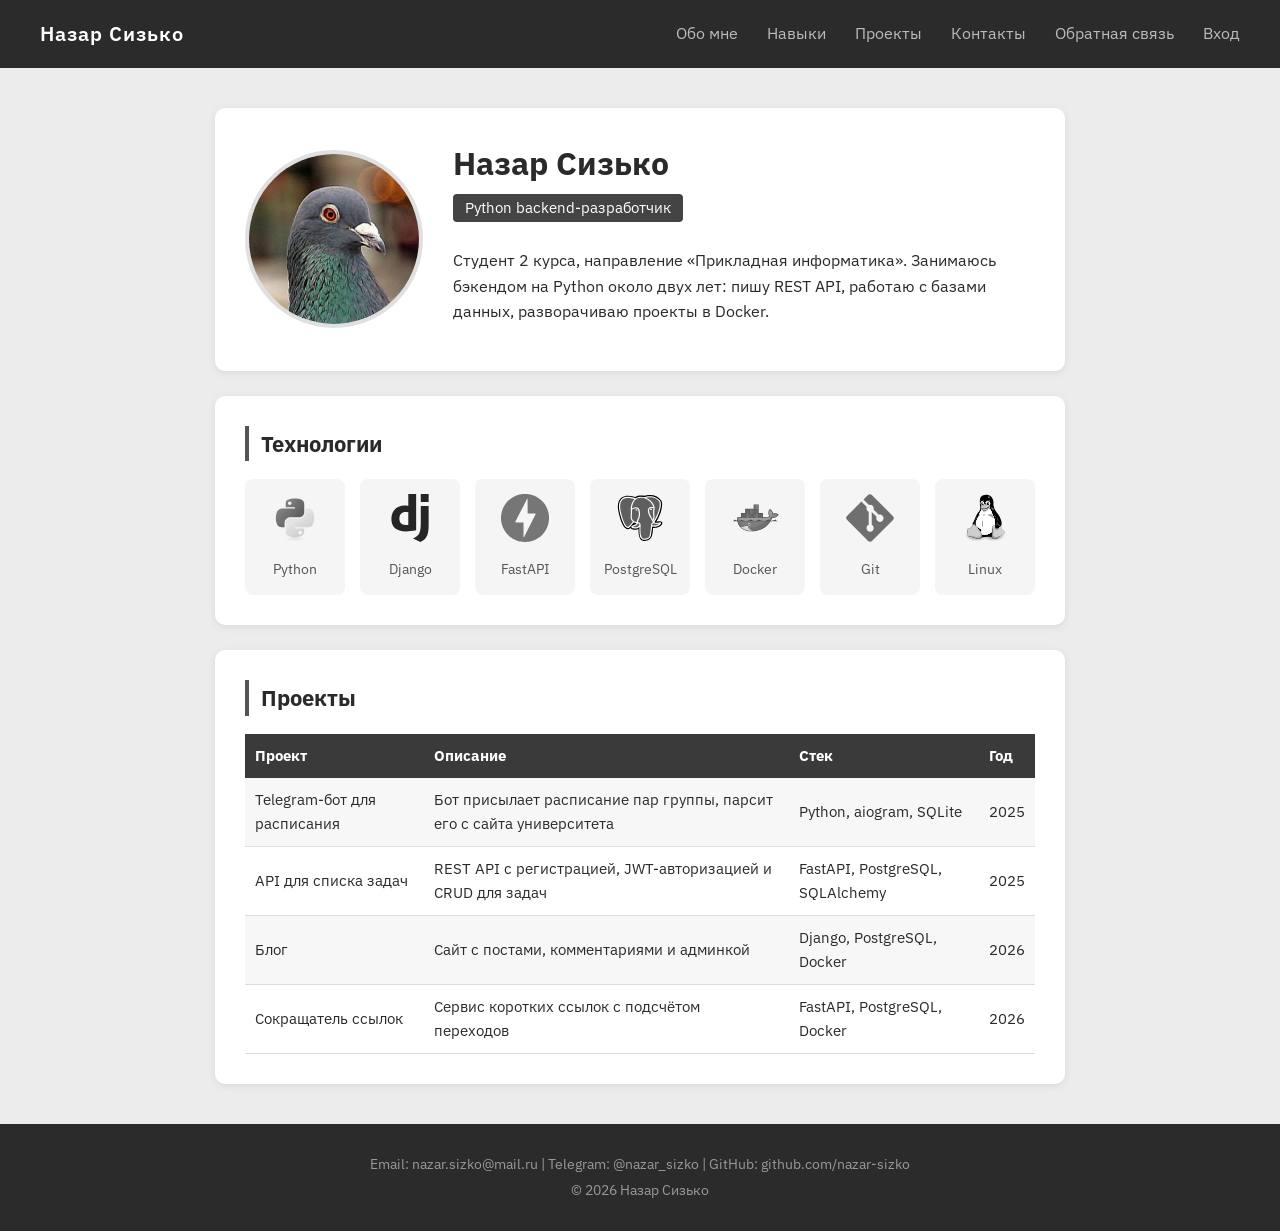
<file: index.html>
<!DOCTYPE html>
<html lang="ru">
<head>
    <meta charset="UTF-8">
    <title>Назар Сизько — Python-разработчик</title>
    <link href="https://fonts.googleapis.com/css2?family=IBM+Plex+Sans:wght@400;600&display=swap" rel="stylesheet">
    <link rel="stylesheet" href="style.css">
</head>
<body>

<header>
    <a href="index.html" class="name">Назар Сизько</a>
    <nav>
        <a href="#about">Обо мне</a>
        <a href="#skills">Навыки</a>
        <a href="#projects">Проекты</a>
        <a href="#contacts">Контакты</a>
        <a href="feedback.html">Обратная связь</a>
        <a href="login.html">Вход</a>
    </nav>
</header>

<div class="content">

    <div class="block" id="about">
        <img src="img/me.jpg" alt="Фото" class="photo">
        <div class="about-text">
            <h1>Назар Сизько</h1>
            <p class="position">Python backend-разработчик</p>
            <p>Студент 2 курса, направление «Прикладная информатика». Занимаюсь бэкендом
        на Python около двух лет: пишу REST API, работаю с базами данных, разворачиваю
        проекты в Docker.</p>
        </div>
    </div>

    <div class="block" id="skills">
        <h2>Технологии</h2>
        <div class="icons">
            <div class="icon">
                <img src="img/python.svg" alt="Python">
                <p>Python</p>
            </div>
            <div class="icon">
                <img src="img/django.svg" alt="Django">
                <p>Django</p>
            </div>
            <div class="icon">
                <img src="img/fastapi.svg" alt="FastAPI">
                <p>FastAPI</p>
            </div>
            <div class="icon">
                <img src="img/postgresql.svg" alt="PostgreSQL">
                <p>PostgreSQL</p>
            </div>
            <div class="icon">
                <img src="img/docker.svg" alt="Docker">
                <p>Docker</p>
            </div>
            <div class="icon">
                <img src="img/git.svg" alt="Git">
                <p>Git</p>
            </div>
            <div class="icon">
                <img src="img/linux.svg" alt="Linux">
                <p>Linux</p>
            </div>
        </div>
    </div>

    <div class="block" id="projects">
        <h2>Проекты</h2>
        <table>
            <tr>
                <th>Проект</th>
                <th>Описание</th>
                <th>Стек</th>
                <th>Год</th>
            </tr>
            <tr>
                <td>Telegram-бот для расписания</td>
                <td>Бот присылает расписание пар группы, парсит его с сайта университета</td>
                <td>Python, aiogram, SQLite</td>
                <td>2025</td>
            </tr>
            <tr>
                <td>API для списка задач</td>
                <td>REST API с регистрацией, JWT-авторизацией и CRUD для задач</td>
                <td>FastAPI, PostgreSQL, SQLAlchemy</td>
                <td>2025</td>
            </tr>
            <tr>
                <td>Блог</td>
                <td>Сайт с постами, комментариями и админкой</td>
                <td>Django, PostgreSQL, Docker</td>
                <td>2026</td>
            </tr>
            <tr>
                <td>Сокращатель ссылок</td>
                <td>Сервис коротких ссылок с подсчётом переходов</td>
                <td>FastAPI, PostgreSQL, Docker</td>
                <td>2026</td>
            </tr>
        </table>
    </div>

</div>

<footer id="contacts">
    <p>Email: nazar.sizko@mail.ru | Telegram: @nazar_sizko | GitHub: github.com/nazar-sizko</p>
    <p>&copy; 2026 Назар Сизько</p>
</footer>

</body>
</html>
</file>
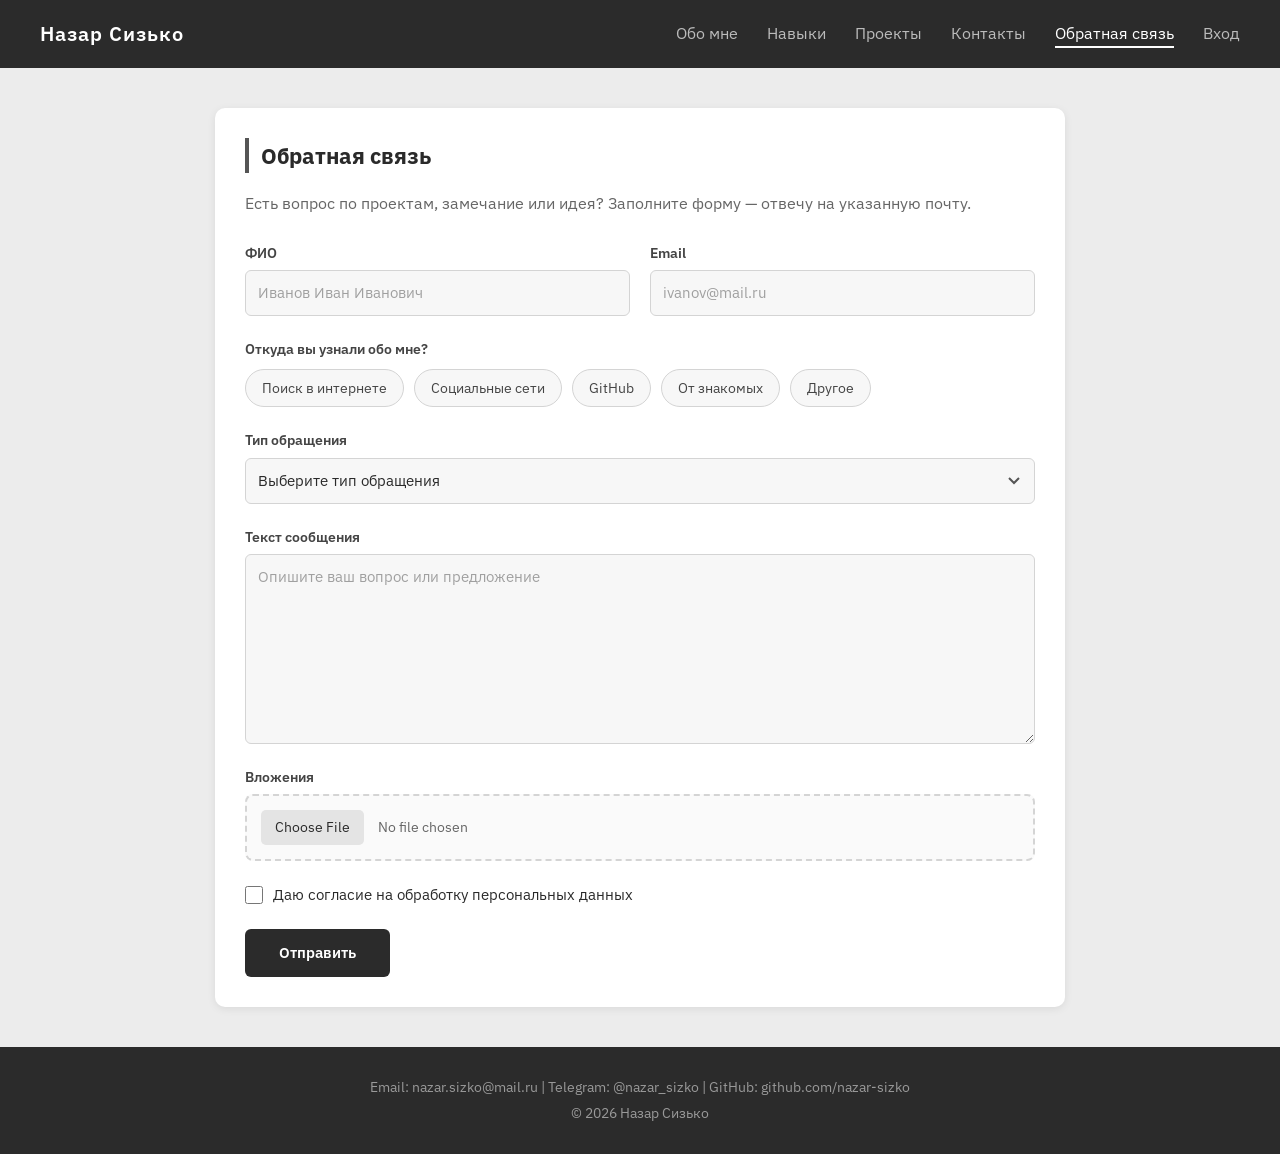
<file: feedback.html>
<!DOCTYPE html>
<html lang="ru">
<head>
    <meta charset="UTF-8">
    <title>Обратная связь — Назар Сизько</title>
    <link href="https://fonts.googleapis.com/css2?family=IBM+Plex+Sans:wght@400;600&display=swap" rel="stylesheet">
    <link rel="stylesheet" href="style.css">
</head>
<body>

<header>
    <a href="index.html" class="name">Назар Сизько</a>
    <nav>
        <a href="index.html#about">Обо мне</a>
        <a href="index.html#skills">Навыки</a>
        <a href="index.html#projects">Проекты</a>
        <a href="index.html#contacts">Контакты</a>
        <a href="feedback.html" class="active">Обратная связь</a>
        <a href="login.html">Вход</a>
    </nav>
</header>

<div class="content">

    <div class="block">
        <h2>Обратная связь</h2>
        <p class="form-intro">Есть вопрос по проектам, замечание или идея? Заполните форму —
            отвечу на указанную почту.</p>

        <form class="feedback-form" action="https://httpbin.org/post" method="post" enctype="multipart/form-data">

            <div class="field">
                <label for="fio">ФИО</label>
                <input type="text" id="fio" name="fio" placeholder="Иванов Иван Иванович" required>
            </div>

            <div class="field">
                <label for="email">Email</label>
                <input type="email" id="email" name="email" placeholder="ivanov@mail.ru" required>
            </div>

            <fieldset class="field field-wide">
                <legend>Откуда вы узнали обо мне?</legend>
                <div class="chips">
                    <label class="chip">
                        <input type="radio" name="source" value="search" required>
                        <span>Поиск в интернете</span>
                    </label>
                    <label class="chip">
                        <input type="radio" name="source" value="social">
                        <span>Социальные сети</span>
                    </label>
                    <label class="chip">
                        <input type="radio" name="source" value="github">
                        <span>GitHub</span>
                    </label>
                    <label class="chip">
                        <input type="radio" name="source" value="friends">
                        <span>От знакомых</span>
                    </label>
                    <label class="chip">
                        <input type="radio" name="source" value="other">
                        <span>Другое</span>
                    </label>
                </div>
            </fieldset>

            <div class="field field-wide">
                <label for="type">Тип обращения</label>
                <select id="type" name="type" required>
                    <option value="" disabled selected>Выберите тип обращения</option>
                    <option value="complaint">Жалоба</option>
                    <option value="suggestion">Предложение</option>
                </select>
            </div>

            <div class="field field-wide">
                <label for="message">Текст сообщения</label>
                <textarea id="message" name="message" rows="7" placeholder="Опишите ваш вопрос или предложение" required></textarea>
            </div>

            <div class="field field-wide">
                <label for="attachment">Вложения</label>
                <input type="file" id="attachment" name="attachment">
            </div>

            <label class="checkbox field-wide">
                <input type="checkbox" name="consent" value="yes" required>
                <span>Даю согласие на обработку персональных данных</span>
            </label>

            <div class="field-wide">
                <button type="submit">Отправить</button>
            </div>

        </form>
    </div>

</div>

<footer id="contacts">
    <p>Email: nazar.sizko@mail.ru | Telegram: @nazar_sizko | GitHub: github.com/nazar-sizko</p>
    <p>&copy; 2026 Назар Сизько</p>
</footer>

</body>
</html>
</file>
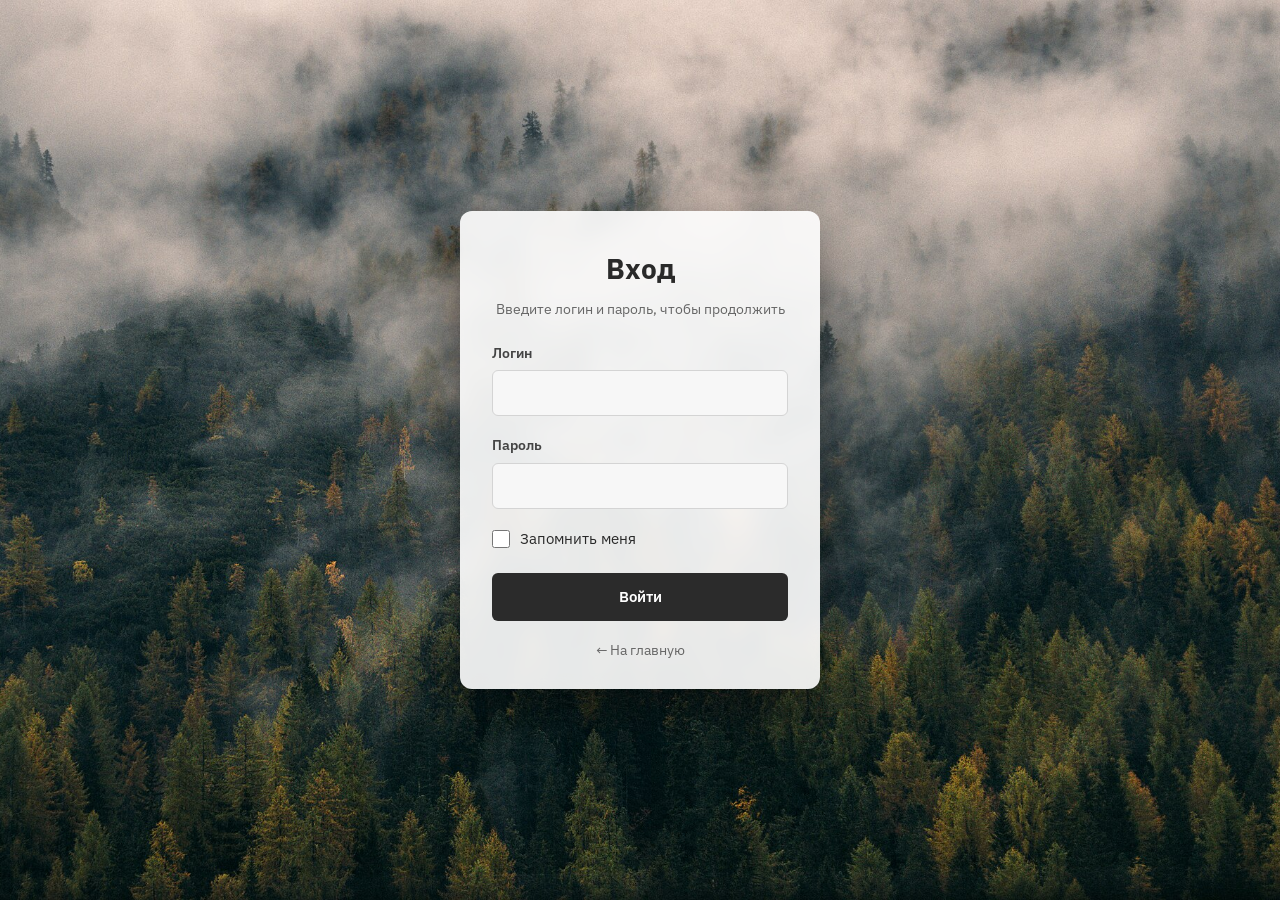
<file: login.html>
<!DOCTYPE html>
<html lang="ru">
<head>
    <meta charset="UTF-8">
    <title>Вход — Назар Сизько</title>
    <link href="https://fonts.googleapis.com/css2?family=IBM+Plex+Sans:wght@400;600&display=swap" rel="stylesheet">
    <link rel="stylesheet" href="style.css">
</head>
<body class="login-page">

<form class="login-form" action="https://httpbin.org/post" method="post">
    <h1>Вход</h1>
    <p class="login-hint">Введите логин и пароль, чтобы продолжить</p>

    <div class="field">
        <label for="login">Логин</label>
        <input type="text" id="login" name="login" autocomplete="username" required>
    </div>

    <div class="field">
        <label for="password">Пароль</label>
        <input type="password" id="password" name="password" autocomplete="current-password" required>
    </div>

    <label class="checkbox">
        <input type="checkbox" name="remember" value="yes">
        <span>Запомнить меня</span>
    </label>

    <button type="submit">Войти</button>

    <a href="index.html" class="back-link">← На главную</a>
</form>

</body>
</html>
</file>
<file: style.css>
html {
    scroll-behavior: smooth;
}

body {
    font-family: 'IBM Plex Sans', Arial, sans-serif;
    margin: 0;
    background-color: #ececec;
    color: #2a2a2a;
    line-height: 1.6;
}

header {
    background-color: #2b2b2b;
    padding: 18px 40px;
    display: flex;
    justify-content: space-between;
    align-items: center;
    position: sticky;
    top: 0;
    z-index: 10;
}

.name {
    color: white;
    text-decoration: none;
    font-size: 20px;
    font-weight: 600;
    letter-spacing: 1px;
}

nav a {
    color: #bbbbbb;
    text-decoration: none;
    margin-left: 25px;
    padding-bottom: 3px;
    border-bottom: 2px solid transparent;
    transition: 0.2s;
}

nav a:hover,
nav a.active {
    color: white;
    border-bottom: 2px solid white;
}

.content {
    max-width: 850px;
    margin: 40px auto;
    padding: 0 20px;
}

.block {
    background-color: white;
    border-radius: 10px;
    padding: 30px;
    margin-bottom: 25px;
    box-shadow: 0 2px 8px rgba(0, 0, 0, 0.08);
    scroll-margin-top: 90px;
}

h2 {
    margin-top: 0;
    font-size: 22px;
    border-left: 4px solid #555555;
    padding-left: 12px;
}

#about {
    display: flex;
    align-items: center;
    gap: 30px;
}

.photo {
    width: 170px;
    height: 170px;
    object-fit: cover;
    border-radius: 50%;
    border: 4px solid #e0e0e0;
    flex-shrink: 0;
}

h1 {
    margin: 0;
    font-size: 32px;
}

.position {
    display: inline-block;
    background-color: #444444;
    color: white;
    padding: 2px 12px;
    border-radius: 4px;
    font-size: 15px;
    margin: 5px 0 10px 0;
    white-space: nowrap;
}

.icons {
    display: flex;
    flex-wrap: wrap;
    gap: 15px;
    justify-content: center;
}

.icon {
    width: 100px;
    padding: 15px 0;
    text-align: center;
    background-color: #f5f5f5;
    border-radius: 8px;
    transition: 0.2s;
}

.icon:hover {
    background-color: #e8e8e8;
    transform: translateY(-4px);
}

.icon img {
    width: 48px;
    height: 48px;
    filter: grayscale(100%);
    transition: 0.2s;
}

.icon:hover img {
    filter: grayscale(0%);
}

.icon p {
    margin: 8px 0 0 0;
    font-size: 14px;
    color: #555555;
}

table {
    width: 100%;
    border-collapse: collapse;
    font-size: 15px;
}

th {
    background-color: #3a3a3a;
    color: white;
    text-align: left;
    padding: 10px;
}

td {
    padding: 10px;
    border-bottom: 1px solid #dddddd;
}

tr:nth-child(even) td {
    background-color: #f7f7f7;
}

tr:hover td {
    background-color: #eeeeee;
}

footer {
    background-color: #2b2b2b;
    color: #999999;
    text-align: center;
    padding: 25px;
    font-size: 14px;
}

footer p {
    margin: 4px 0;
}

.form-intro {
    margin: 0 0 25px 0;
    color: #666666;
}

.feedback-form {
    display: grid;
    grid-template-columns: 1fr 1fr;
    gap: 22px 20px;
}

.field-wide {
    grid-column: 1 / -1;
}

.field {
    display: flex;
    flex-direction: column;
    gap: 6px;
    min-width: 0;
}

fieldset.field {
    border: none;
    margin: 0;
    padding: 0;
}

.field label,
.field legend {
    font-weight: 600;
    font-size: 14px;
    color: #444444;
    padding: 0;
}

.field legend {
    margin-bottom: 8px;
}

input[type="text"],
input[type="email"],
input[type="password"],
select,
textarea {
    font: inherit;
    font-size: 15px;
    color: #2a2a2a;
    background-color: #f7f7f7;
    border: 1px solid #d4d4d4;
    border-radius: 6px;
    padding: 10px 12px;
    box-sizing: border-box;
    width: 100%;
    transition: border-color 0.2s, box-shadow 0.2s, background-color 0.2s;
}

input::placeholder,
textarea::placeholder {
    color: #a0a0a0;
}

input[type="text"]:hover,
input[type="email"]:hover,
input[type="password"]:hover,
select:hover,
textarea:hover {
    border-color: #b0b0b0;
}

input[type="text"]:focus,
input[type="email"]:focus,
input[type="password"]:focus,
select:focus,
textarea:focus {
    outline: none;
    background-color: white;
    border-color: #555555;
    box-shadow: 0 0 0 3px rgba(0, 0, 0, 0.08);
}

textarea {
    resize: vertical;
    min-height: 140px;
}

select {
    appearance: none;
    cursor: pointer;
    padding-right: 40px;
    background-image: url("data:image/svg+xml,%3Csvg xmlns='http://www.w3.org/2000/svg' width='12' height='8' viewBox='0 0 12 8'%3E%3Cpath d='M1 1l5 5 5-5' fill='none' stroke='%23555' stroke-width='2'/%3E%3C/svg%3E");
    background-repeat: no-repeat;
    background-position: right 14px center;
}

.chips {
    display: flex;
    flex-wrap: wrap;
    gap: 10px;
}

.chip {
    position: relative;
    cursor: pointer;
}

.chip input {
    position: absolute;
    opacity: 0;
    width: 1px;
    height: 1px;
}

.chip span {
    display: inline-block;
    padding: 7px 16px;
    border: 1px solid #d4d4d4;
    border-radius: 20px;
    background-color: #f7f7f7;
    font-size: 14px;
    font-weight: 400;
    color: #444444;
    transition: 0.2s;
}

.chip:hover span {
    border-color: #999999;
}

.chip input:checked + span {
    background-color: #444444;
    border-color: #444444;
    color: white;
}

.chip input:focus-visible + span {
    box-shadow: 0 0 0 3px rgba(0, 0, 0, 0.15);
}

input[type="file"] {
    font: inherit;
    font-size: 14px;
    color: #666666;
    padding: 14px;
    border: 2px dashed #d4d4d4;
    border-radius: 8px;
    background-color: #fafafa;
    cursor: pointer;
    transition: border-color 0.2s;
}

input[type="file"]:hover {
    border-color: #999999;
}

input[type="file"]::file-selector-button {
    font: inherit;
    margin-right: 14px;
    padding: 6px 14px;
    border: none;
    border-radius: 5px;
    background-color: #e4e4e4;
    color: #2a2a2a;
    cursor: pointer;
    transition: background-color 0.2s;
}

input[type="file"]::file-selector-button:hover {
    background-color: #d4d4d4;
}

.checkbox {
    display: flex;
    align-items: center;
    gap: 10px;
    font-size: 15px;
    cursor: pointer;
}

.checkbox input {
    width: 18px;
    height: 18px;
    margin: 0;
    accent-color: #444444;
    cursor: pointer;
    flex-shrink: 0;
}

button[type="submit"] {
    font: inherit;
    font-weight: 600;
    font-size: 15px;
    color: white;
    background-color: #2b2b2b;
    border: none;
    border-radius: 6px;
    padding: 12px 34px;
    cursor: pointer;
    transition: background-color 0.2s, transform 0.2s, box-shadow 0.2s;
}

button[type="submit"]:hover {
    background-color: #444444;
    transform: translateY(-2px);
    box-shadow: 0 4px 12px rgba(0, 0, 0, 0.2);
}

button[type="submit"]:active {
    transform: translateY(0);
    box-shadow: none;
}

.login-page {
    min-height: 100vh;
    display: flex;
    justify-content: center;
    align-items: center;
    padding: 20px;
    box-sizing: border-box;
    background: #1c1d20 url("img/login-bg.jpg") center / cover no-repeat;
}

.login-form {
    width: 100%;
    max-width: 360px;
    display: flex;
    flex-direction: column;
    gap: 18px;
    padding: 36px 32px 28px;
    box-sizing: border-box;
    background-color: rgba(255, 255, 255, 0.9);
    border-radius: 12px;
    box-shadow: 0 20px 50px rgba(0, 0, 0, 0.45);
    backdrop-filter: blur(8px);
}

.login-form h1 {
    font-size: 28px;
    text-align: center;
}

.login-hint {
    margin: -12px 0 4px 0;
    text-align: center;
    font-size: 14px;
    color: #666666;
}

.login-form button[type="submit"] {
    width: 100%;
    margin-top: 4px;
}

.back-link {
    text-align: center;
    font-size: 14px;
    color: #666666;
    text-decoration: none;
    transition: color 0.2s;
}

.back-link:hover {
    color: #2a2a2a;
}
</file>
